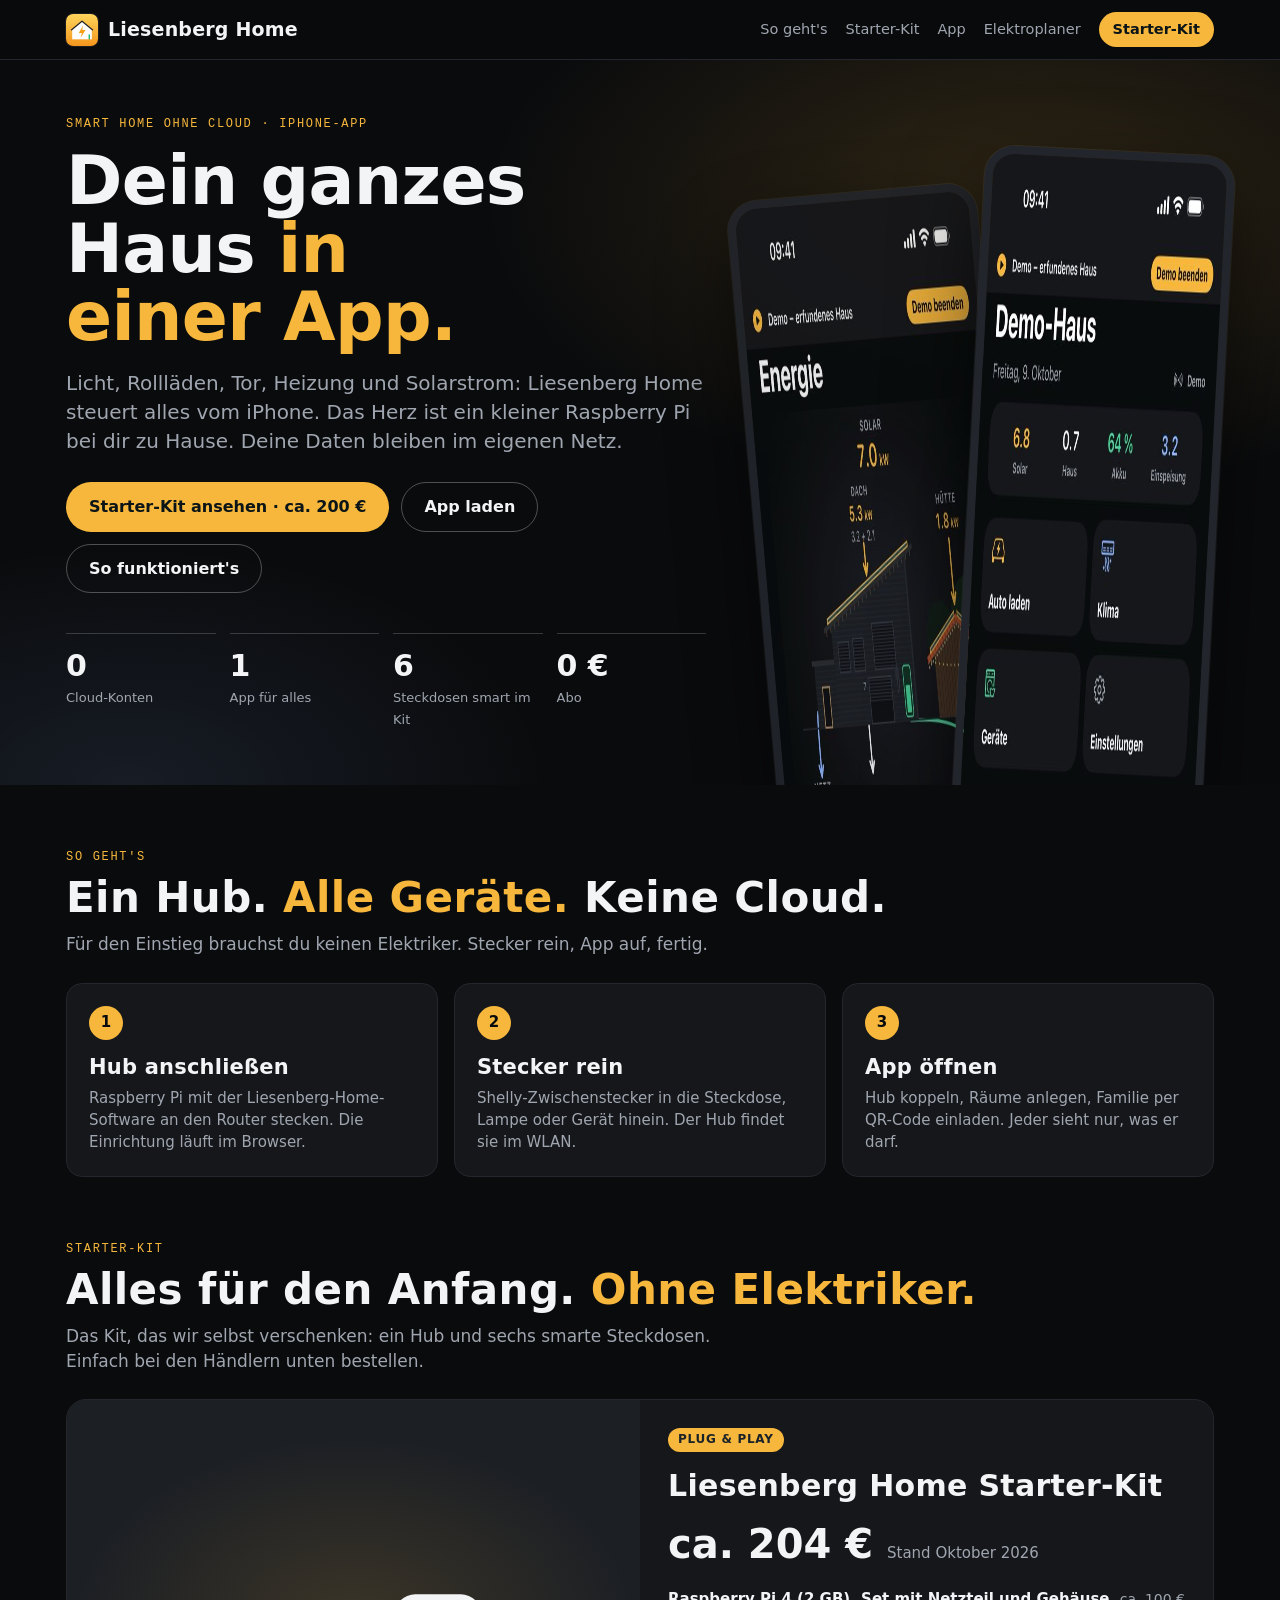
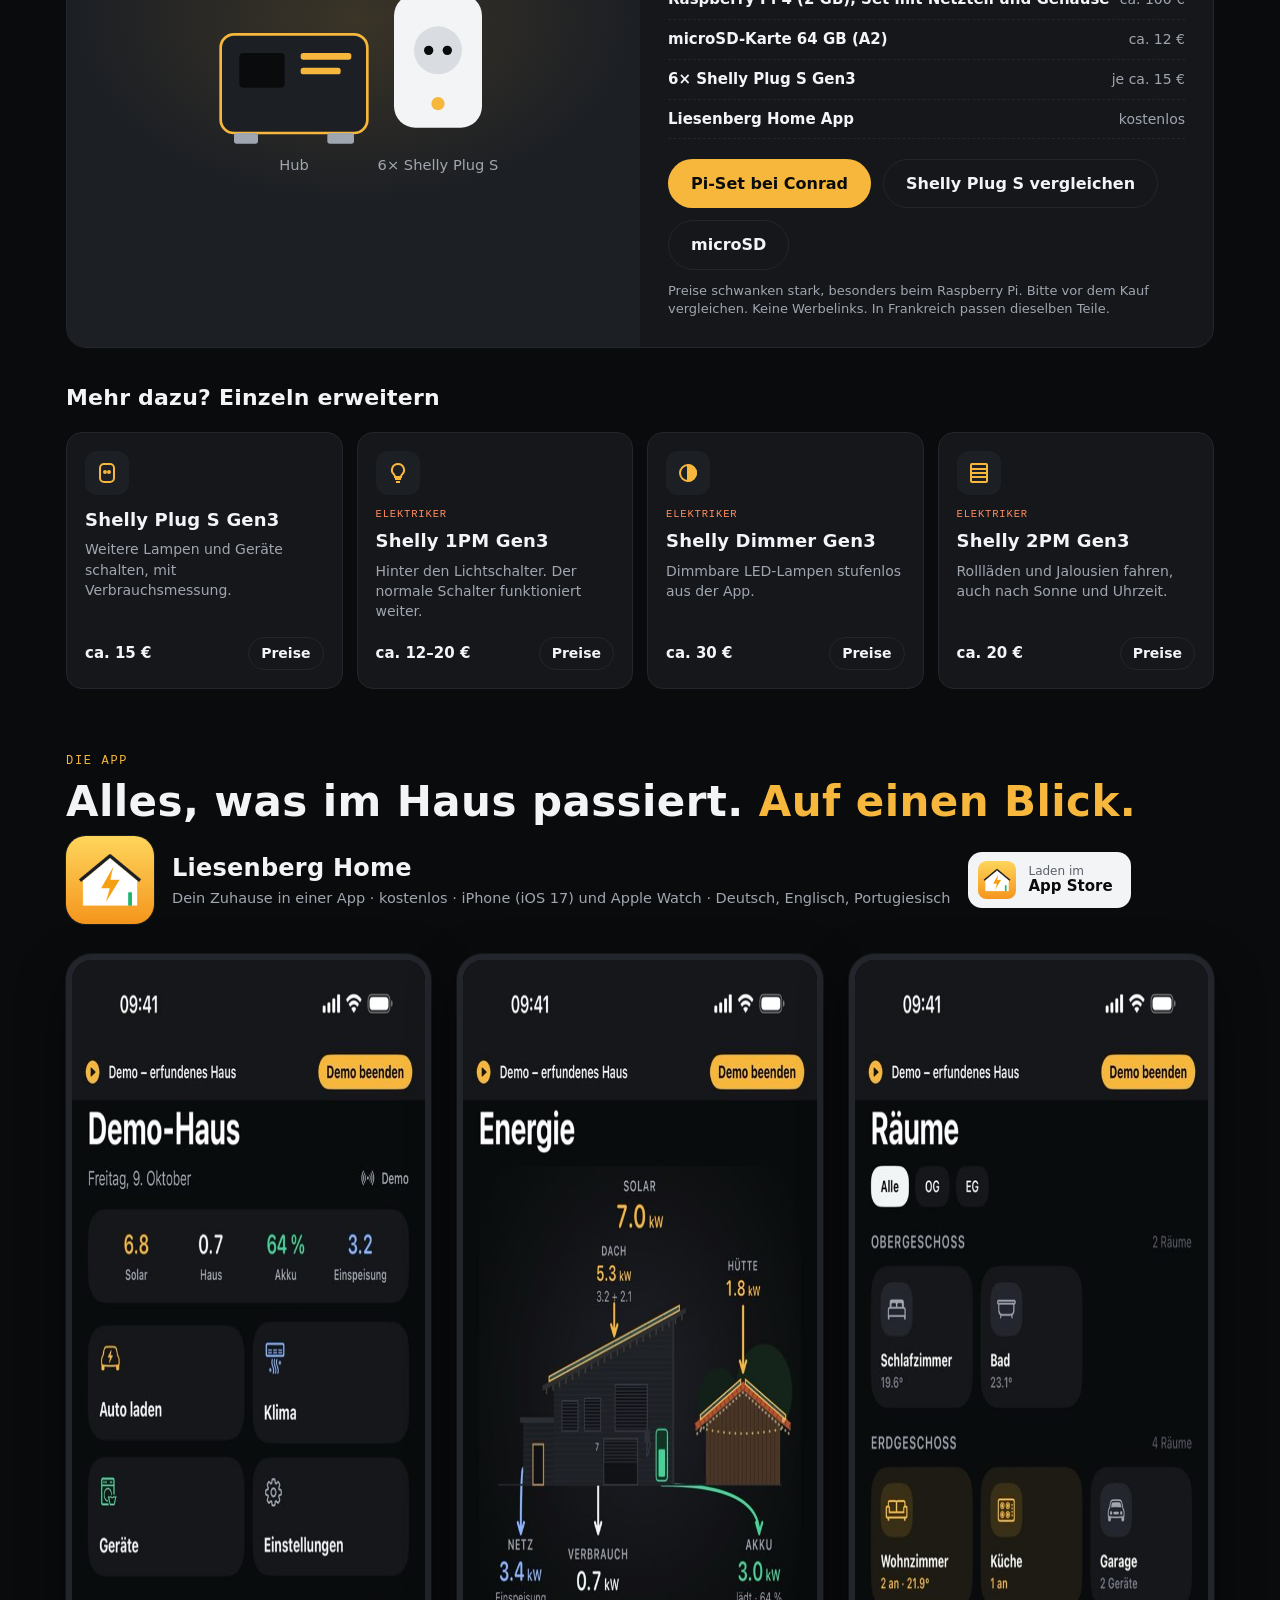
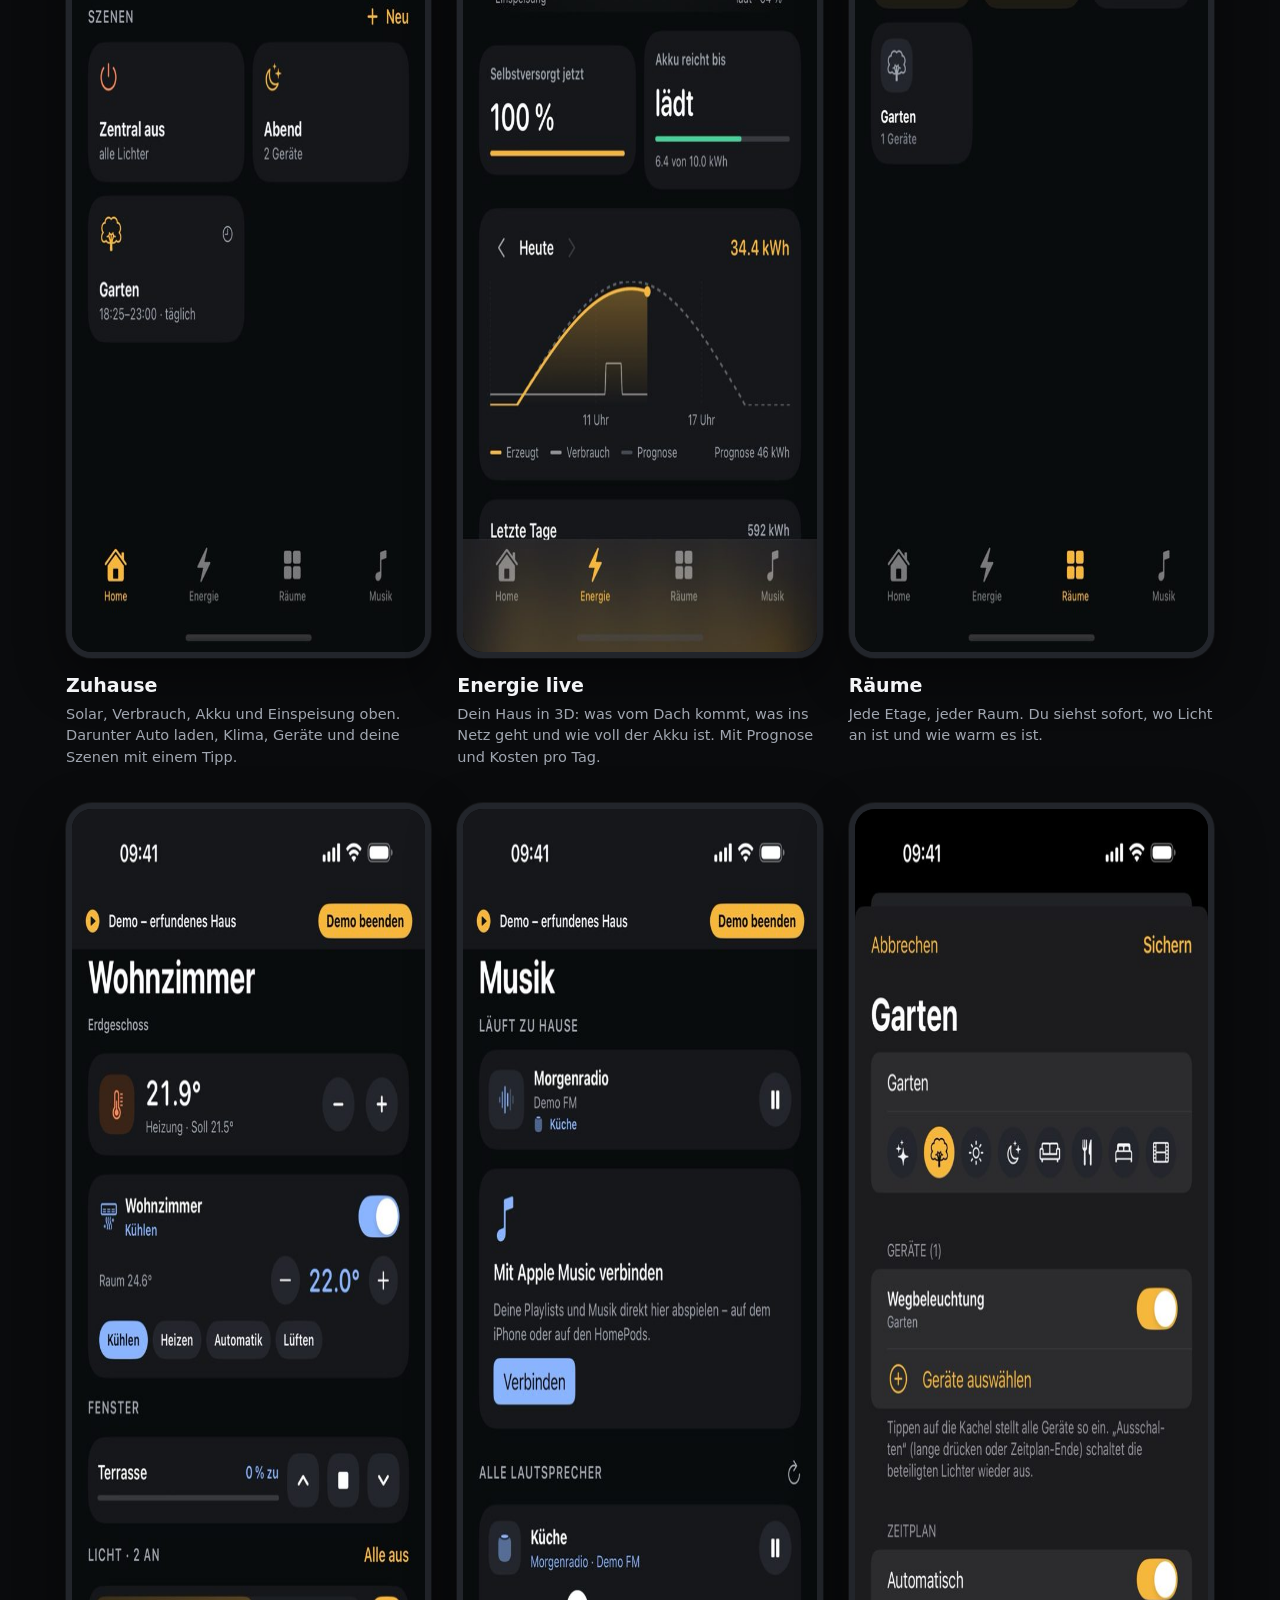
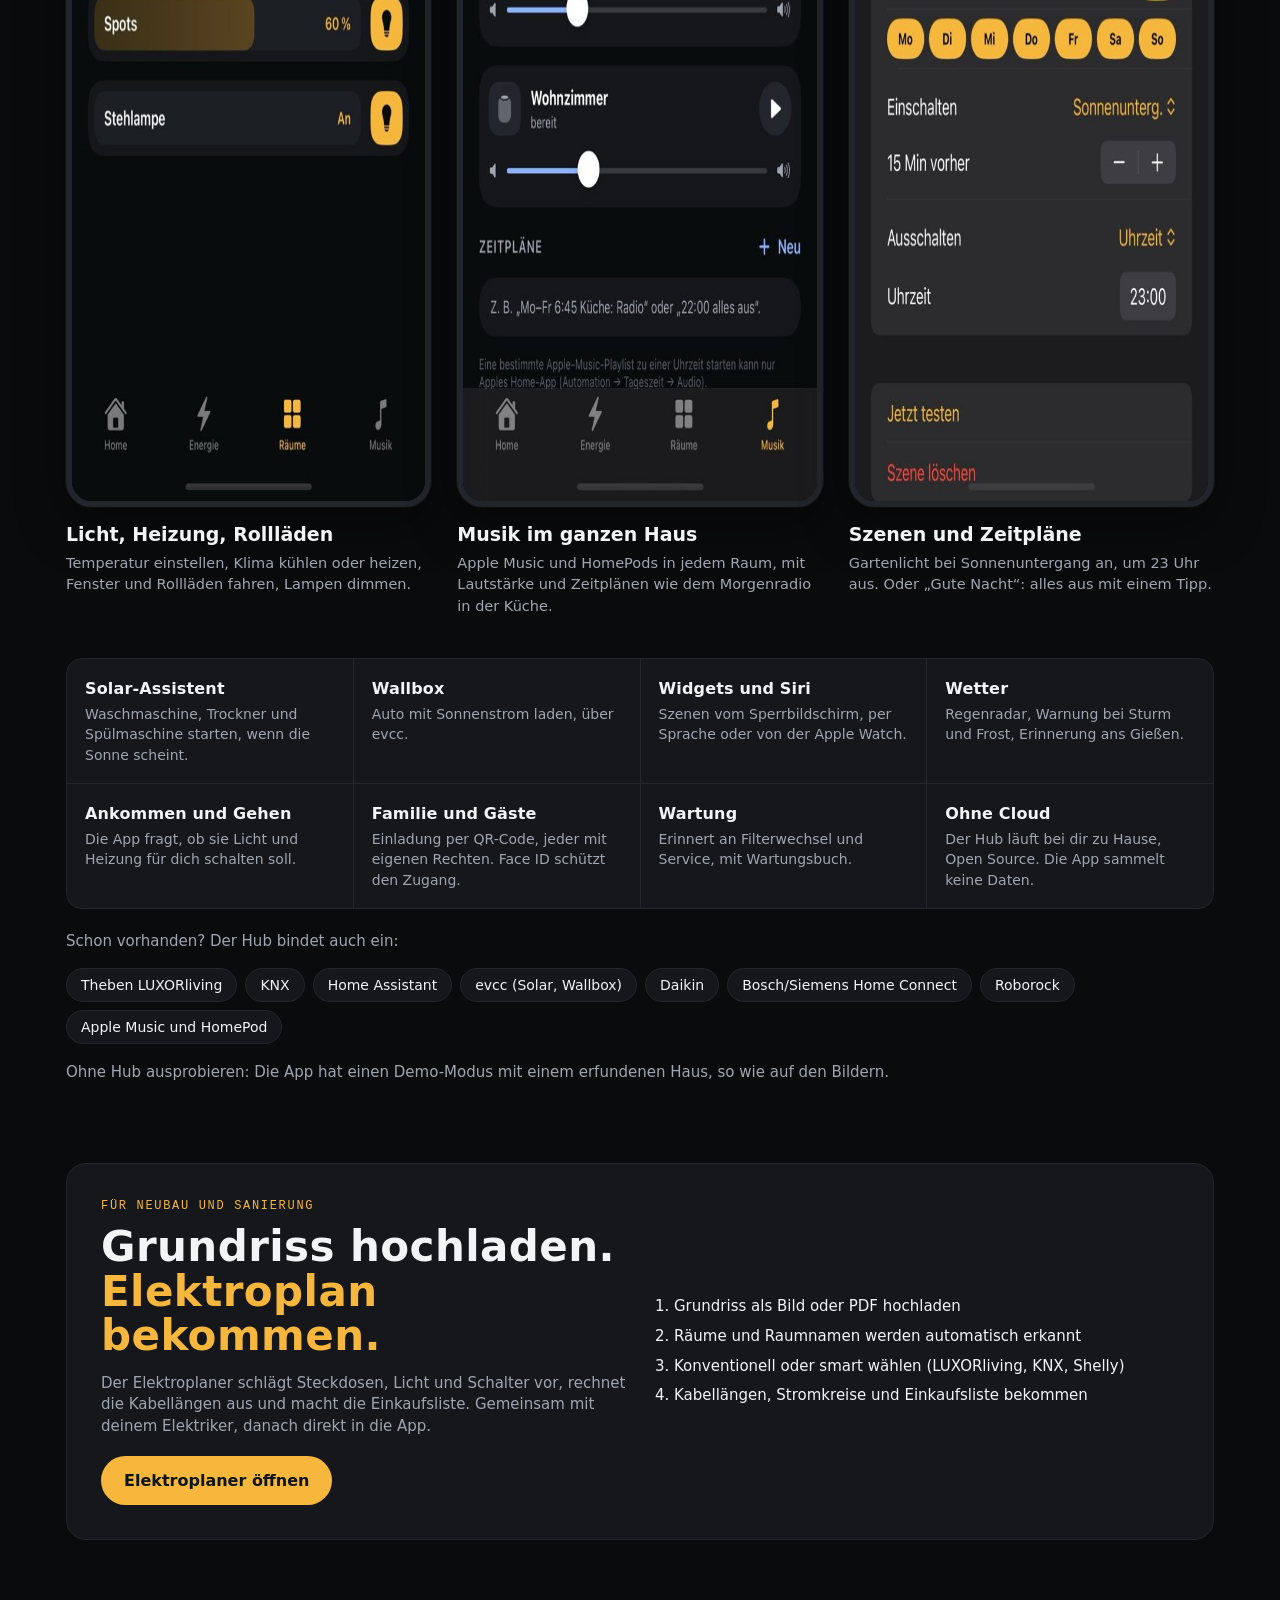
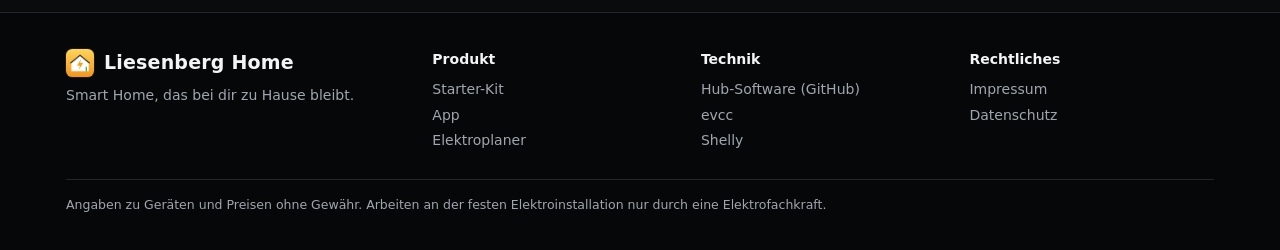
<file: index.html>
<!doctype html>
<html lang="de">
<head>
<meta charset="utf-8">
<meta name="viewport" content="width=device-width,initial-scale=1,viewport-fit=cover">
<title>Liesenberg Home</title>
<meta name="description" content="Liesenberg Home: Licht, Rollladen, Tor, Heizung und Solarstrom in einer iPhone-App. Läuft lokal auf einem Raspberry Pi, ohne Cloud. Starter-Kit ab ca. 200 €.">
<link rel="icon" type="image/png" href="img/favicon.png">
<link rel="apple-touch-icon" href="img/app-icon-256.png">
<link rel="stylesheet" href="styles.css">
<script>
  // Anmelde-Links aus älteren E-Mails zeigen noch auf die Startseite: weiter zum Planer
  if (/access_token=|error_description=/.test(location.hash) || /[?&]code=/.test(location.search)) {
    location.replace("planer.html" + location.search + location.hash);
  }
</script>
<style>
  :root{--hero:#0A0B0D;--hero-ink:#F3F4F6;--hero-muted:#A0A6B0;--glow:#F6B73C;--sun:#F6B73C}
  body{background:var(--bg);margin:0}
  a{color:var(--accent)}
  .nav{position:sticky;top:0;z-index:5;border-bottom:1px solid var(--line);background:color-mix(in srgb,var(--hero) 88%,transparent);backdrop-filter:blur(8px);-webkit-backdrop-filter:blur(8px)}
  .nav .in{max-width:1180px;margin:0 auto;padding:12px max(16px,env(safe-area-inset-left,0px));display:flex;align-items:center;gap:18px}
  .logo{display:flex;align-items:center;gap:10px;color:var(--hero-ink);text-decoration:none;font-family:var(--f-display);font-weight:600;font-size:19px;letter-spacing:.01em}
  .logo svg{flex:none}
  .nav .links{display:flex;gap:18px;margin-left:auto;align-items:center}
  .nav .links a{color:var(--hero-muted);text-decoration:none;font-size:14.5px}
  .nav .links a:hover{color:var(--hero-ink)}
  .nav .links a.cta{color:#0b1417;background:var(--glow);padding:7px 14px;border-radius:999px;font-weight:600}
  @media (max-width:720px){.nav .links a:not(.cta){display:none}}

  .hero{background:radial-gradient(900px 480px at 80% 20%,rgba(246,183,60,.16) 0%,transparent 60%),radial-gradient(700px 400px at 10% 100%,rgba(138,180,255,.10) 0%,transparent 60%),var(--hero);color:var(--hero-ink);overflow:hidden}
  .hero .in{max-width:1180px;margin:0 auto;padding:56px max(16px,env(safe-area-inset-left,0px)) 40px;display:grid;grid-template-columns:minmax(0,1.2fr) minmax(0,.8fr);gap:40px;align-items:center}
  .eyebrow{font-family:var(--f-mono);font-size:12px;letter-spacing:.14em;text-transform:uppercase;color:var(--glow)}
  .hero h1{font-size:clamp(38px,6.4vw,68px);line-height:1;margin:14px 0 18px;letter-spacing:-.01em}
  .hero h1 em{font-style:normal;color:var(--glow)}
  .hero p.lead{font-size:clamp(17px,2vw,20px);color:var(--hero-muted);max-width:32em;margin:0 0 26px}
  .actions{display:flex;flex-wrap:wrap;gap:12px;align-items:center}
  .b{display:inline-flex;align-items:center;gap:8px;border-radius:999px;padding:12px 22px;font-weight:600;font-size:16px;text-decoration:none;border:1px solid transparent}
  .b.pri{background:var(--glow);color:#0b1417}
  .b.pri:hover{filter:brightness(1.08)}
  .b.sec{color:var(--hero-ink);border-color:rgba(255,255,255,.28)}
  .b.sec:hover{border-color:var(--hero-ink)}
  .b.dark{background:var(--accent);color:#0A0B0D}
  .b.line{color:var(--ink);border-color:var(--line);background:var(--panel)}
  .stats{display:grid;grid-template-columns:repeat(4,1fr);gap:14px;margin-top:40px;max-width:640px}
  .stats div{border-top:1px solid rgba(255,255,255,.18);padding-top:10px}
  .stats b{display:block;font-family:var(--f-display);font-size:30px;color:var(--hero-ink)}
  .stats span{font-size:13px;color:var(--hero-muted)}

  .appicon{border-radius:22.5%;display:block;box-shadow:0 0 0 1px rgba(255,255,255,.08)}
  .shot{width:100%;display:block;border-radius:30px;border:8px solid #22252b;background:#0A0B0D;box-shadow:0 30px 80px rgba(0,0,0,.55),0 0 0 1px rgba(255,255,255,.08)}
  .heroshots{position:relative;justify-self:center;width:min(420px,100%);height:560px}
  .heroshots .shot{position:absolute;width:250px}
  .heroshots .s1{left:0;top:40px;transform:rotate(-5deg);opacity:.9}
  .heroshots .s2{right:0;top:0;transform:rotate(3deg)}
  .storebtn{display:inline-flex;align-items:center;gap:12px;background:#F3F4F6;color:#0A0B0D;border-radius:14px;padding:9px 18px 9px 10px;text-decoration:none;font-weight:600;line-height:1.15}
  .storebtn img{width:38px;height:38px;border-radius:22.5%}
  .storebtn small{display:block;font-weight:400;font-size:12px;color:#5A606A}
  .appinfo{display:flex;flex-wrap:wrap;align-items:center;gap:18px;margin:0 0 30px}
  .appinfo .big{width:88px;height:88px}
  .appinfo h3{font-size:24px;margin:0}
  .appinfo p{margin:2px 0 0;color:var(--muted);font-size:14.5px}
  .gallery{display:grid;grid-template-columns:repeat(3,minmax(0,1fr));gap:34px 26px}
  .gallery figure{margin:0}
  .gallery .shot{border-radius:26px;border-width:6px;box-shadow:0 18px 50px rgba(0,0,0,.45),0 0 0 1px rgba(255,255,255,.06)}
  .gallery figcaption{margin-top:14px}
  .gallery figcaption b{display:block;font-family:var(--f-display);font-size:19px;margin-bottom:4px}
  .gallery figcaption span{color:var(--muted);font-size:14.5px}
  .more{display:grid;grid-template-columns:repeat(4,1fr);gap:1px;background:var(--line);border:1px solid var(--line);border-radius:16px;overflow:hidden;margin-top:40px}
  .more div{background:var(--panel);padding:18px}
  .more h3{font-size:16px;margin-bottom:4px}
  .more p{margin:0;color:var(--muted);font-size:14px}

  main section{max-width:1180px;margin:0 auto;padding:64px max(16px,env(safe-area-inset-left,0px)) 0}
  .kicker{font-family:var(--f-mono);font-size:12px;letter-spacing:.14em;text-transform:uppercase;color:var(--accent)}
  main h2{font-size:clamp(28px,4vw,42px);line-height:1.05;margin:10px 0 12px}
  main h2 em{font-style:normal;color:var(--accent)}
  .intro{color:var(--muted);font-size:17px;max-width:40em;margin:0 0 26px}

  .steps3{display:grid;grid-template-columns:repeat(3,1fr);gap:16px;counter-reset:s}
  .step3{background:var(--panel);border:1px solid var(--line);border-radius:16px;padding:22px;counter-increment:s}
  .step3::before{content:counter(s);display:inline-grid;place-items:center;width:34px;height:34px;border-radius:50%;background:var(--accent);color:var(--accent-ink);font-weight:700;margin-bottom:12px}
  .step3 h3{font-size:21px;margin-bottom:6px}
  .step3 p{margin:0;color:var(--muted)}

  .kit{display:grid;grid-template-columns:minmax(0,1fr) minmax(0,1fr);gap:0;background:var(--panel);border:1px solid var(--line);border-radius:20px;overflow:hidden}
  .kit .pic{background:radial-gradient(400px 260px at 50% 40%,rgba(246,183,60,.14),transparent 70%),var(--soft);display:grid;place-items:center;padding:30px;min-height:280px}
  .kit .body{padding:28px}
  .badge{display:inline-block;background:var(--sun);color:#1b2328;font-weight:700;font-size:12px;letter-spacing:.06em;text-transform:uppercase;border-radius:999px;padding:3px 10px}
  .kit h3{font-size:30px;margin:12px 0 4px}
  .price{font-family:var(--f-display);font-size:40px;font-weight:600;margin:8px 0 2px}
  .price small{font-size:15px;color:var(--muted);font-family:var(--f-body);font-weight:400}
  .kit ul{list-style:none;padding:0;margin:16px 0 20px;display:flex;flex-direction:column;gap:9px}
  .kit li{display:flex;gap:10px;align-items:baseline;justify-content:space-between;border-bottom:1px dashed var(--line);padding-bottom:8px}
  .kit li span{color:var(--muted);font-size:14px;white-space:nowrap}
  .kit .fine{font-size:13px;color:var(--muted);margin:12px 0 0}

  .prods{display:grid;grid-template-columns:repeat(auto-fill,minmax(230px,1fr));gap:14px;margin-top:18px}
  .prod{background:var(--panel);border:1px solid var(--line);border-radius:16px;padding:18px;display:flex;flex-direction:column;gap:6px}
  .prod .ic{width:44px;height:44px;border-radius:12px;background:var(--soft);display:grid;place-items:center;margin-bottom:6px;color:var(--accent)}
  .prod h3{font-size:18px}
  .prod p{margin:0;color:var(--muted);font-size:14px;flex:1}
  .prod .row2{display:flex;justify-content:space-between;align-items:center;margin-top:10px;gap:8px}
  .prod .pr{font-weight:600}
  .prod a.buy{font-size:14px;font-weight:600;text-decoration:none;border:1px solid var(--line);border-radius:999px;padding:5px 12px;color:var(--ink)}
  .prod a.buy:hover{border-color:var(--accent)}
  .tag{font-family:var(--f-mono);font-size:10.5px;letter-spacing:.08em;text-transform:uppercase;color:var(--warn)}

  .feat{display:grid;grid-template-columns:repeat(3,1fr);gap:1px;background:var(--line);border:1px solid var(--line);border-radius:16px;overflow:hidden}
  .feat div{background:var(--panel);padding:20px}
  .feat h3{font-size:18px;margin-bottom:6px}
  .feat p{margin:0;color:var(--muted);font-size:14.5px}

  .planner{display:grid;grid-template-columns:minmax(0,1fr) minmax(0,1fr);gap:28px;align-items:center;background:var(--panel);border:1px solid var(--line);color:var(--hero-ink);border-radius:20px;padding:34px}
  .planner h2{color:var(--hero-ink)}
  .planner h2 em{color:var(--glow)}
  .planner p{color:var(--hero-muted)}
  .planner ol{margin:0;padding-left:20px;color:var(--hero-ink);display:flex;flex-direction:column;gap:8px}

  .sys{display:flex;flex-wrap:wrap;gap:8px;margin-top:6px}
  .sys span{border:1px solid var(--line);background:var(--panel);border-radius:999px;padding:6px 14px;font-size:14px}

  footer{margin-top:72px;background:#060708;border-top:1px solid var(--line);color:var(--hero-muted)}
  footer .in{max-width:1180px;margin:0 auto;padding:36px max(16px,env(safe-area-inset-left,0px));display:grid;grid-template-columns:1.4fr 1fr 1fr 1fr;gap:24px;font-size:14px}
  footer h4{color:var(--hero-ink);font-size:14px;margin:0 0 10px;font-family:var(--f-body)}
  footer a{color:var(--hero-muted);text-decoration:none;display:block;margin:5px 0}
  footer a:hover{color:var(--hero-ink)}
  footer .legal{grid-column:1/-1;border-top:1px solid rgba(255,255,255,.12);padding-top:16px;font-size:12.5px}

  @media (max-width:860px){
    .hero .in{grid-template-columns:1fr;padding-top:36px}
    .heroshots{height:440px;width:min(330px,100%)}
    .heroshots .shot{width:190px}
    .gallery{display:flex;overflow-x:auto;scroll-snap-type:x mandatory;gap:16px;padding-bottom:12px;margin:0 -16px;padding-left:16px;padding-right:16px}
    .gallery figure{flex:0 0 68%;scroll-snap-align:center}
    .more{grid-template-columns:1fr 1fr}
    .stats{grid-template-columns:repeat(2,1fr)}
    .steps3,.feat{grid-template-columns:1fr}
    .kit,.planner{grid-template-columns:1fr}
    .kit .pic{min-height:200px}
    footer .in{grid-template-columns:1fr 1fr}
  }
</style>
</head>
<body>
<header class="nav"><div class="in">
  <a class="logo" href="#top"><img class="appicon" src="img/app-icon-256.png" width="32" height="32" alt="">Liesenberg Home</a>
  <nav class="links"><a href="#so-gehts">So geht's</a><a href="#starter-kit">Starter-Kit</a><a href="#app">App</a><a href="#planer">Elektroplaner</a><a class="cta" href="#starter-kit">Starter-Kit</a></nav>
</div></header>

<div class="hero" id="top"><div class="in">
  <div>
    <div class="eyebrow">Smart Home ohne Cloud · iPhone-App</div>
    <h1>Dein ganzes Haus <em>in einer App.</em></h1>
    <p class="lead">Licht, Rollläden, Tor, Heizung und Solarstrom: Liesenberg Home steuert alles vom iPhone. Das Herz ist ein kleiner Raspberry Pi bei dir zu Hause. Deine Daten bleiben im eigenen Netz.</p>
    <div class="actions"><a class="b pri" href="#starter-kit">Starter-Kit ansehen · ca. 200 €</a><a class="b sec js-appstore" href="#app">App laden</a><a class="b sec" href="#so-gehts">So funktioniert's</a></div>
    <div class="stats"><div><b>0</b><span>Cloud-Konten</span></div><div><b>1</b><span>App für alles</span></div><div><b>6</b><span>Steckdosen smart im Kit</span></div><div><b>0 €</b><span>Abo</span></div></div>
  </div>
  <div class="heroshots">
    <img class="shot s1" src="img/shots/2-energie.jpg" width="600" height="1304" alt="Energie-Ansicht der App mit Solar, Akku und Netz">
    <img class="shot s2" src="img/shots/1-home.jpg" width="600" height="1304" alt="Startseite der App mit Solar, Verbrauch, Akku und Szenen">
  </div>
</div></div>

<main>
  <section id="so-gehts">
    <div class="kicker">So geht's</div>
    <h2>Ein Hub. <em>Alle Geräte.</em> Keine Cloud.</h2>
    <p class="intro">Für den Einstieg brauchst du keinen Elektriker. Stecker rein, App auf, fertig.</p>
    <div class="steps3">
      <div class="step3"><h3>Hub anschließen</h3><p>Raspberry Pi mit der Liesenberg-Home-Software an den Router stecken. Die Einrichtung läuft im Browser.</p></div>
      <div class="step3"><h3>Stecker rein</h3><p>Shelly-Zwischenstecker in die Steckdose, Lampe oder Gerät hinein. Der Hub findet sie im WLAN.</p></div>
      <div class="step3"><h3>App öffnen</h3><p>Hub koppeln, Räume anlegen, Familie per QR-Code einladen. Jeder sieht nur, was er darf.</p></div>
    </div>
  </section>

  <section id="starter-kit">
    <div class="kicker">Starter-Kit</div>
    <h2>Alles für den Anfang. <em>Ohne Elektriker.</em></h2>
    <p class="intro">Das Kit, das wir selbst verschenken: ein Hub und sechs smarte Steckdosen. Einfach bei den Händlern unten bestellen.</p>
    <div class="kit">
      <div class="pic"><svg viewBox="0 0 240 200" width="100%" style="max-width:320px" aria-hidden="true">
        <rect x="20" y="70" width="110" height="74" rx="10" fill="#1C1F24" stroke="#F6B73C" stroke-width="2"/><rect x="34" y="84" width="34" height="26" rx="3" fill="#0A0B0D"/><g fill="#F6B73C"><rect x="80" y="84" width="38" height="5" rx="2"/><rect x="80" y="95" width="30" height="5" rx="2"/></g><rect x="30" y="144" width="18" height="8" rx="2" fill="#A0A6B0"/><rect x="100" y="144" width="20" height="8" rx="2" fill="#A0A6B0"/>
        <text x="75" y="172" text-anchor="middle" fill="#A0A6B0" font-size="11" font-family="system-ui">Hub</text>
        <g transform="translate(150 40)"><rect width="66" height="100" rx="16" fill="#F3F4F6"/><circle cx="33" cy="42" r="18" fill="#d9dce1"/><circle cx="26" cy="42" r="3.5" fill="#0A0B0D"/><circle cx="40" cy="42" r="3.5" fill="#0A0B0D"/><circle cx="33" cy="82" r="5" fill="#F6B73C"/></g>
        <text x="183" y="172" text-anchor="middle" fill="#A0A6B0" font-size="11" font-family="system-ui">6× Shelly Plug S</text>
      </svg></div>
      <div class="body">
        <span class="badge">Plug &amp; Play</span>
        <h3>Liesenberg Home Starter-Kit</h3>
        <div class="price">ca. 204 € <small>Stand Oktober 2026</small></div>
        <ul>
          <li><b>Raspberry Pi 4 (2 GB), Set mit Netzteil und Gehäuse</b><span>ca. 100 €</span></li>
          <li><b>microSD-Karte 64 GB (A2)</b><span>ca. 12 €</span></li>
          <li><b>6× Shelly Plug S Gen3</b><span>je ca. 15 €</span></li>
          <li><b>Liesenberg Home App</b><span>kostenlos</span></li>
        </ul>
        <div class="actions">
          <a class="b dark" href="https://www.conrad.de/de/search.html?search=Raspberry%20Pi%204%202GB%20Essentials%20Kit" target="_blank" rel="noopener">Pi-Set bei Conrad</a>
          <a class="b line" href="https://geizhals.de/a3310522.html" target="_blank" rel="noopener">Shelly Plug S vergleichen</a>
          <a class="b line" href="https://geizhals.de/?fs=microSDXC+64GB+A2" target="_blank" rel="noopener">microSD</a>
        </div>
        <p class="fine">Preise schwanken stark, besonders beim Raspberry Pi. Bitte vor dem Kauf vergleichen. Keine Werbelinks. In Frankreich passen dieselben Teile.</p>
      </div>
    </div>

    <h3 style="margin:34px 0 0;font-size:22px">Mehr dazu? Einzeln erweitern</h3>
    <div class="prods">
      <div class="prod"><div class="ic"><svg width="24" height="24" viewBox="0 0 24 24" fill="none" stroke="currentColor" stroke-width="2"><rect x="5" y="3" width="14" height="18" rx="4"/><circle cx="10" cy="11" r="1"/><circle cx="14" cy="11" r="1"/></svg></div><h3>Shelly Plug S Gen3</h3><p>Weitere Lampen und Geräte schalten, mit Verbrauchsmessung.</p><div class="row2"><span class="pr">ca. 15 €</span><a class="buy" href="https://geizhals.de/a3310522.html" target="_blank" rel="noopener">Preise</a></div></div>
      <div class="prod"><div class="ic"><svg width="24" height="24" viewBox="0 0 24 24" fill="none" stroke="currentColor" stroke-width="2"><path d="M9 18h6M10 21h4M12 3a6 6 0 0 0-4 10.5c.7.7 1 1.5 1 2.5h6c0-1 .3-1.8 1-2.5A6 6 0 0 0 12 3z"/></svg></div><span class="tag">Elektriker</span><h3>Shelly 1PM Gen3</h3><p>Hinter den Lichtschalter. Der normale Schalter funktioniert weiter.</p><div class="row2"><span class="pr">ca. 12–20 €</span><a class="buy" href="https://geizhals.de/a3201809.html" target="_blank" rel="noopener">Preise</a></div></div>
      <div class="prod"><div class="ic"><svg width="24" height="24" viewBox="0 0 24 24" fill="none" stroke="currentColor" stroke-width="2"><circle cx="12" cy="12" r="8"/><path d="M12 4v16" /><path d="M12 4a8 8 0 0 1 0 16z" fill="currentColor"/></svg></div><span class="tag">Elektriker</span><h3>Shelly Dimmer Gen3</h3><p>Dimmbare LED-Lampen stufenlos aus der App.</p><div class="row2"><span class="pr">ca. 30 €</span><a class="buy" href="https://geizhals.de/a3396832.html" target="_blank" rel="noopener">Preise</a></div></div>
      <div class="prod"><div class="ic"><svg width="24" height="24" viewBox="0 0 24 24" fill="none" stroke="currentColor" stroke-width="2"><rect x="4" y="3" width="16" height="18" rx="1"/><path d="M4 8h16M4 12h16M4 16h16"/></svg></div><span class="tag">Elektriker</span><h3>Shelly 2PM Gen3</h3><p>Rollläden und Jalousien fahren, auch nach Sonne und Uhrzeit.</p><div class="row2"><span class="pr">ca. 20 €</span><a class="buy" href="https://geizhals.de/a3360078.html" target="_blank" rel="noopener">Preise</a></div></div>
    </div>
  </section>

  <section id="app">
    <div class="kicker">Die App</div>
    <h2>Alles, was im Haus passiert. <em>Auf einen Blick.</em></h2>
    <div class="appinfo">
      <img class="appicon big" src="img/app-icon-256.png" width="88" height="88" alt="App-Icon Liesenberg Home">
      <div><h3>Liesenberg Home</h3><p>Dein Zuhause in einer App · kostenlos · iPhone (iOS 17) und Apple Watch · Deutsch, Englisch, Portugiesisch</p></div>
      <a class="storebtn js-appstore" href="#app"><img src="img/app-icon-256.png" alt=""><span><small>Laden im</small>App Store</span></a>
    </div>
    <div class="gallery">
      <figure><img class="shot" loading="lazy" src="img/shots/1-home.jpg" width="600" height="1304" alt="Startseite"><figcaption><b>Zuhause</b><span>Solar, Verbrauch, Akku und Einspeisung oben. Darunter Auto laden, Klima, Geräte und deine Szenen mit einem Tipp.</span></figcaption></figure>
      <figure><img class="shot" loading="lazy" src="img/shots/2-energie.jpg" width="600" height="1304" alt="Energie"><figcaption><b>Energie live</b><span>Dein Haus in 3D: was vom Dach kommt, was ins Netz geht und wie voll der Akku ist. Mit Prognose und Kosten pro Tag.</span></figcaption></figure>
      <figure><img class="shot" loading="lazy" src="img/shots/3-raeume.jpg" width="600" height="1304" alt="Räume"><figcaption><b>Räume</b><span>Jede Etage, jeder Raum. Du siehst sofort, wo Licht an ist und wie warm es ist.</span></figcaption></figure>
      <figure><img class="shot" loading="lazy" src="img/shots/4-wohnzimmer.jpg" width="600" height="1304" alt="Wohnzimmer"><figcaption><b>Licht, Heizung, Rollläden</b><span>Temperatur einstellen, Klima kühlen oder heizen, Fenster und Rollläden fahren, Lampen dimmen.</span></figcaption></figure>
      <figure><img class="shot" loading="lazy" src="img/shots/5-musik.jpg" width="600" height="1304" alt="Musik"><figcaption><b>Musik im ganzen Haus</b><span>Apple Music und HomePods in jedem Raum, mit Lautstärke und Zeitplänen wie dem Morgenradio in der Küche.</span></figcaption></figure>
      <figure><img class="shot" loading="lazy" src="img/shots/6-szene.jpg" width="600" height="1304" alt="Szene"><figcaption><b>Szenen und Zeitpläne</b><span>Gartenlicht bei Sonnenuntergang an, um 23 Uhr aus. Oder „Gute Nacht“: alles aus mit einem Tipp.</span></figcaption></figure>
    </div>
    <div class="more">
      <div><h3>Solar-Assistent</h3><p>Waschmaschine, Trockner und Spülmaschine starten, wenn die Sonne scheint.</p></div>
      <div><h3>Wallbox</h3><p>Auto mit Sonnenstrom laden, über evcc.</p></div>
      <div><h3>Widgets und Siri</h3><p>Szenen vom Sperrbildschirm, per Sprache oder von der Apple Watch.</p></div>
      <div><h3>Wetter</h3><p>Regenradar, Warnung bei Sturm und Frost, Erinnerung ans Gießen.</p></div>
      <div><h3>Ankommen und Gehen</h3><p>Die App fragt, ob sie Licht und Heizung für dich schalten soll.</p></div>
      <div><h3>Familie und Gäste</h3><p>Einladung per QR-Code, jeder mit eigenen Rechten. Face ID schützt den Zugang.</p></div>
      <div><h3>Wartung</h3><p>Erinnert an Filterwechsel und Service, mit Wartungsbuch.</p></div>
      <div><h3>Ohne Cloud</h3><p>Der Hub läuft bei dir zu Hause, Open Source. Die App sammelt keine Daten.</p></div>
    </div>
    <p style="margin-top:22px;color:var(--muted)">Schon vorhanden? Der Hub bindet auch ein:</p>
    <div class="sys"><span>Theben LUXORliving</span><span>KNX</span><span>Home Assistant</span><span>evcc (Solar, Wallbox)</span><span>Daikin</span><span>Bosch/Siemens Home Connect</span><span>Roborock</span><span>Apple Music und HomePod</span></div>
    <p style="margin-top:18px;color:var(--muted)">Ohne Hub ausprobieren: Die App hat einen Demo-Modus mit einem erfundenen Haus, so wie auf den Bildern.</p>
  </section>

  <section id="planer">
    <div class="planner">
      <div>
        <div class="kicker" style="color:var(--glow)">Für Neubau und Sanierung</div>
        <h2>Grundriss hochladen. <em>Elektroplan bekommen.</em></h2>
        <p>Der Elektroplaner schlägt Steckdosen, Licht und Schalter vor, rechnet die Kabellängen aus und macht die Einkaufsliste. Gemeinsam mit deinem Elektriker, danach direkt in die App.</p>
        <div class="actions" style="margin-top:18px"><a class="b pri" href="planer.html">Elektroplaner öffnen</a></div>
      </div>
      <ol>
        <li>Grundriss als Bild oder PDF hochladen</li>
        <li>Räume und Raumnamen werden automatisch erkannt</li>
        <li>Konventionell oder smart wählen (LUXORliving, KNX, Shelly)</li>
        <li>Kabellängen, Stromkreise und Einkaufsliste bekommen</li>
      </ol>
    </div>
  </section>
</main>

<footer><div class="in">
  <div><a class="logo" href="#top" style="margin:0 0 8px"><img class="appicon" src="img/app-icon-256.png" width="28" height="28" alt="">Liesenberg Home</a>Smart Home, das bei dir zu Hause bleibt.</div>
  <div><h4>Produkt</h4><a href="#starter-kit">Starter-Kit</a><a href="#app">App</a><a href="planer.html">Elektroplaner</a></div>
  <div><h4>Technik</h4><a href="https://github.com/michaelliesenberg/LiesenbergHome" target="_blank" rel="noopener">Hub-Software (GitHub)</a><a href="https://evcc.io" target="_blank" rel="noopener">evcc</a><a href="https://www.shelly.com/de" target="_blank" rel="noopener">Shelly</a></div>
  <div><h4>Rechtliches</h4><a href="impressum.html">Impressum</a><a href="datenschutz.html">Datenschutz</a></div>
  <div class="legal">Angaben zu Geräten und Preisen ohne Gewähr. Arbeiten an der festen Elektroinstallation nur durch eine Elektrofachkraft.</div>
</div></footer>
<script>
  // Link zur App im App Store hier eintragen, sobald die App freigegeben ist
  var APP_STORE_URL = "https://apps.apple.com/de/app/liesenberg-home/id6820622767";
  if (APP_STORE_URL) {
    document.querySelectorAll(".js-appstore").forEach(function (a) { a.href = APP_STORE_URL; a.target = "_blank"; a.rel = "noopener"; });
  }
</script>
</body>
</html>
</file>
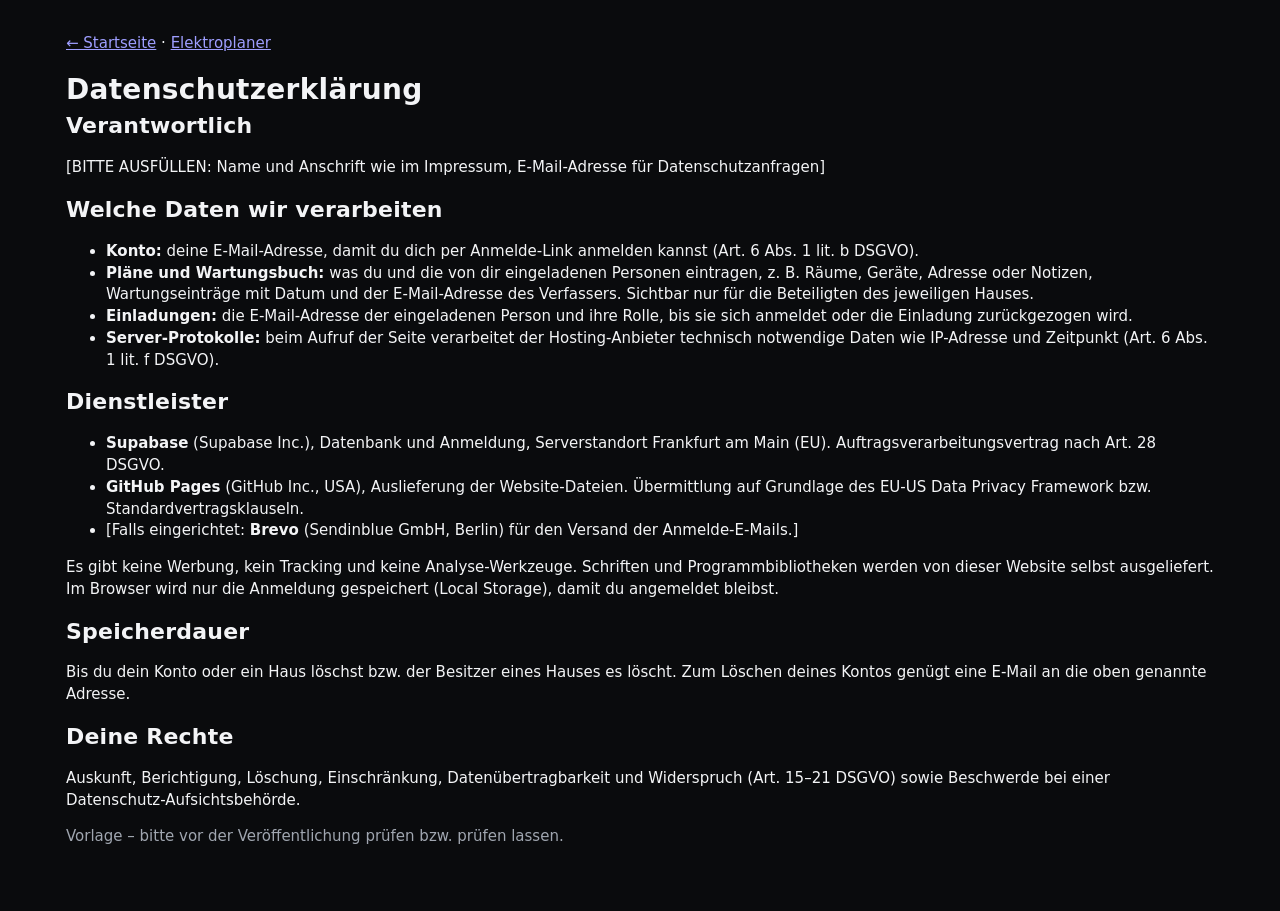
<file: datenschutz.html>
<!doctype html><html lang="de"><meta charset="utf-8"><meta name="viewport" content="width=device-width,initial-scale=1">
<title>Datenschutz · Liesenberg Elektroplaner</title><link rel="stylesheet" href="styles.css">
<div class="wrap"><p><a href="index.html">← Startseite</a> · <a href="planer.html">Elektroplaner</a></p><h1>Datenschutzerklärung</h1>
<h2>Verantwortlich</h2><p>[BITTE AUSFÜLLEN: Name und Anschrift wie im Impressum, E-Mail-Adresse für Datenschutzanfragen]</p>
<h2>Welche Daten wir verarbeiten</h2>
<ul>
<li><b>Konto:</b> deine E-Mail-Adresse, damit du dich per Anmelde-Link anmelden kannst (Art. 6 Abs. 1 lit. b DSGVO).</li>
<li><b>Pläne und Wartungsbuch:</b> was du und die von dir eingeladenen Personen eintragen, z. B. Räume, Geräte, Adresse oder Notizen, Wartungseinträge mit Datum und der E-Mail-Adresse des Verfassers. Sichtbar nur für die Beteiligten des jeweiligen Hauses.</li>
<li><b>Einladungen:</b> die E-Mail-Adresse der eingeladenen Person und ihre Rolle, bis sie sich anmeldet oder die Einladung zurückgezogen wird.</li>
<li><b>Server-Protokolle:</b> beim Aufruf der Seite verarbeitet der Hosting-Anbieter technisch notwendige Daten wie IP-Adresse und Zeitpunkt (Art. 6 Abs. 1 lit. f DSGVO).</li>
</ul>
<h2>Dienstleister</h2>
<ul>
<li><b>Supabase</b> (Supabase Inc.), Datenbank und Anmeldung, Serverstandort Frankfurt am Main (EU). Auftragsverarbeitungsvertrag nach Art. 28 DSGVO.</li>
<li><b>GitHub Pages</b> (GitHub Inc., USA), Auslieferung der Website-Dateien. Übermittlung auf Grundlage des EU-US Data Privacy Framework bzw. Standardvertragsklauseln.</li>
<li>[Falls eingerichtet: <b>Brevo</b> (Sendinblue GmbH, Berlin) für den Versand der Anmelde-E-Mails.]</li>
</ul>
<p>Es gibt keine Werbung, kein Tracking und keine Analyse-Werkzeuge. Schriften und Programmbibliotheken werden von dieser Website selbst ausgeliefert. Im Browser wird nur die Anmeldung gespeichert (Local Storage), damit du angemeldet bleibst.</p>
<h2>Speicherdauer</h2><p>Bis du dein Konto oder ein Haus löschst bzw. der Besitzer eines Hauses es löscht. Zum Löschen deines Kontos genügt eine E-Mail an die oben genannte Adresse.</p>
<h2>Deine Rechte</h2><p>Auskunft, Berichtigung, Löschung, Einschränkung, Datenübertragbarkeit und Widerspruch (Art. 15–21 DSGVO) sowie Beschwerde bei einer Datenschutz-Aufsichtsbehörde.</p>
<p class="muted">Vorlage – bitte vor der Veröffentlichung prüfen bzw. prüfen lassen.</p>
</div></html>
</file>
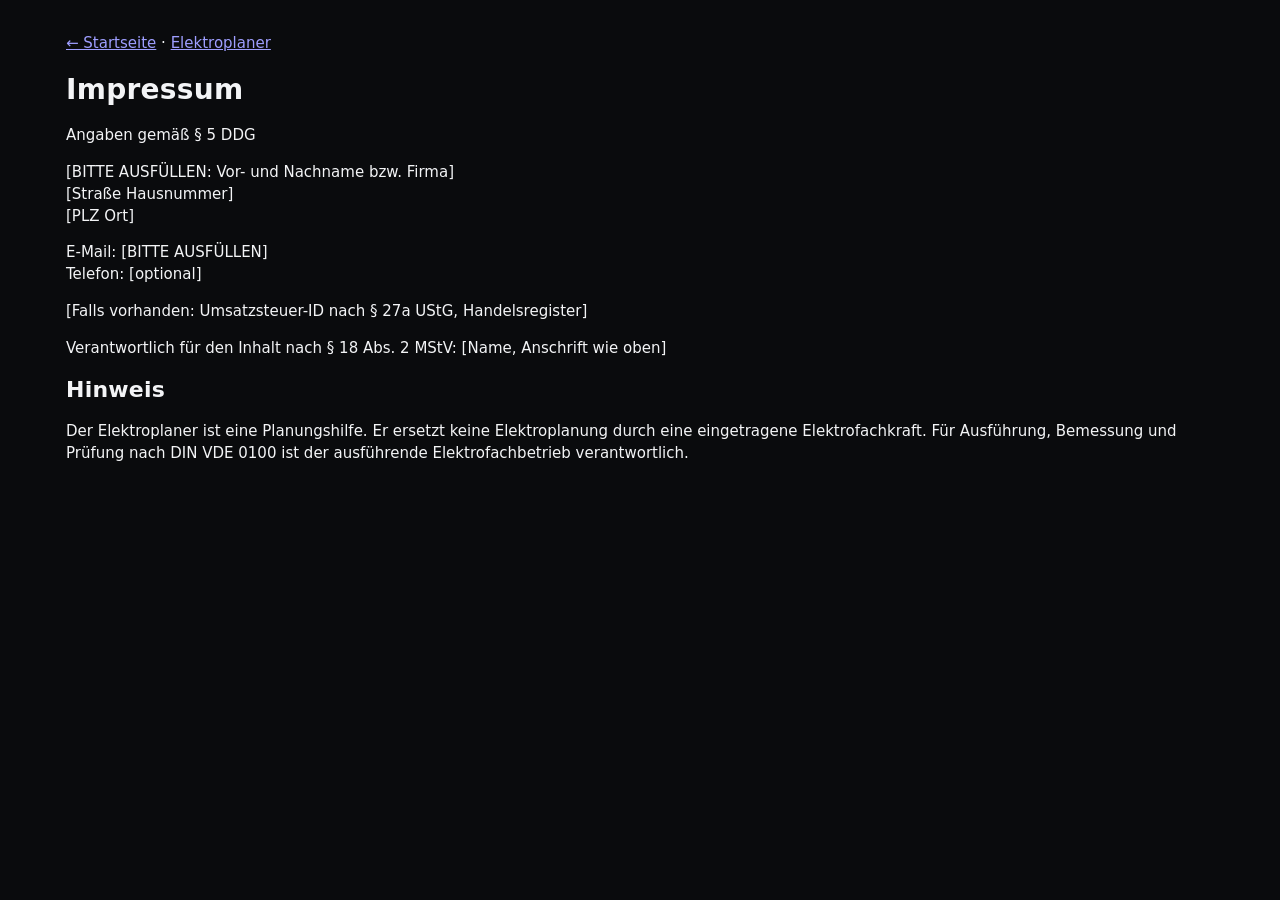
<file: impressum.html>
<!doctype html><html lang="de"><meta charset="utf-8"><meta name="viewport" content="width=device-width,initial-scale=1">
<title>Impressum · Liesenberg Elektroplaner</title><link rel="stylesheet" href="styles.css">
<div class="wrap"><p><a href="index.html">← Startseite</a> · <a href="planer.html">Elektroplaner</a></p><h1>Impressum</h1>
<p>Angaben gemäß § 5 DDG</p>
<p>[BITTE AUSFÜLLEN: Vor- und Nachname bzw. Firma]<br>[Straße Hausnummer]<br>[PLZ Ort]</p>
<p>E-Mail: [BITTE AUSFÜLLEN]<br>Telefon: [optional]</p>
<p>[Falls vorhanden: Umsatzsteuer-ID nach § 27a UStG, Handelsregister]</p>
<p>Verantwortlich für den Inhalt nach § 18 Abs. 2 MStV: [Name, Anschrift wie oben]</p>
<h2>Hinweis</h2><p>Der Elektroplaner ist eine Planungshilfe. Er ersetzt keine Elektroplanung durch eine eingetragene Elektrofachkraft. Für Ausführung, Bemessung und Prüfung nach DIN VDE 0100 ist der ausführende Elektrofachbetrieb verantwortlich.</p>
</div></html>
</file>
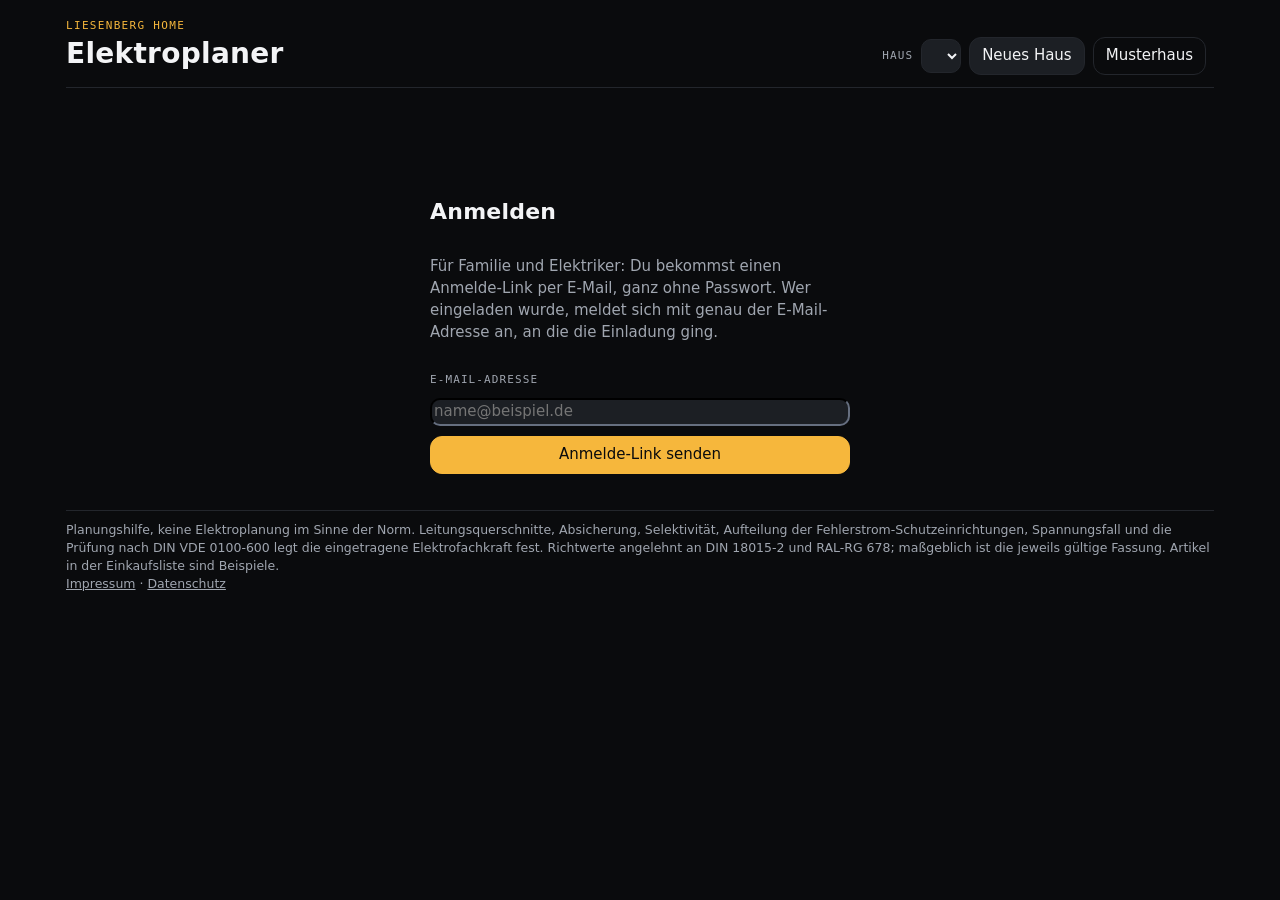
<file: planer.html>
<!doctype html>
<html lang="de">
<head>
<meta charset="utf-8">
<meta name="viewport" content="width=device-width,initial-scale=1,viewport-fit=cover">
<title>Liesenberg Elektroplaner</title>
<meta name="description" content="Elektroplanung für Liesenberg Home: Räume, Stromkreise, Einkaufsliste, Export in die App und Wartungsbuch für Elektriker und Familie.">
<link rel="stylesheet" href="styles.css">
</head>
<body>
<div class="wrap">
  <header class="top">
    <div class="brand"><small><a href="index.html" style="color:inherit;text-decoration:none">Liesenberg Home</a></small><h1>Elektroplaner</h1></div>
    <div class="planbar" id="planbar" hidden>
      <label class="lbl" for="planSel">Haus</label>
      <select id="planSel"></select>
      <button class="btn" id="newPlan">Neues Haus</button>
      <button class="btn ghost" id="examplePlan">Musterhaus</button>
      <span class="sync" id="sync"></span>
    </div>
  </header>
  <div class="who" id="who" hidden></div>
  <main id="main"><p class="muted" style="margin-top:24px">Lädt …</p></main>
  <p class="foot">Planungshilfe, keine Elektroplanung im Sinne der Norm. Leitungsquerschnitte, Absicherung, Selektivität, Aufteilung der Fehlerstrom-Schutzeinrichtungen, Spannungsfall und die Prüfung nach DIN VDE 0100-600 legt die eingetragene Elektrofachkraft fest. Richtwerte angelehnt an DIN 18015-2 und RAL-RG 678; maßgeblich ist die jeweils gültige Fassung. Artikel in der Einkaufsliste sind Beispiele.
  <br><a href="impressum.html">Impressum</a> · <a href="datenschutz.html">Datenschutz</a></p>
</div>
<div class="toast" id="toast" hidden></div>
<script src="vendor/supabase.js"></script>
<script src="config.js"></script>
<script src="planner.js"></script>
<script src="editor.js"></script>
<script src="app.js"></script>
</body>
</html>
</file>
<file: styles.css>
/* Layout: Werkzeug-Oberfläche wie ein Installationsplan – Kopfzeile mit Plan, Reiter, Raumkarten im Raster; Kürzel wie in der Plan-Legende */
/* Farben aus der Liesenberg-Home-App (Theme.swift): dunkel und minimal, Akzent Solar-Gelb */
:root{
  --bg:#0A0B0D; --panel:#15171B; --ink:#F3F4F6; --muted:#A0A6B0; --line:#23262C; --soft:#1C1F24;
  --accent:#F6B73C; --accent-ink:#0A0B0D; --warn:#FF8A5B; --ok:#46D39A; --bad:#ff6b6b; --grid:#8AB4FF; --faint:#5A606A;
  --l1:#c08457; --l2:#d0d0d0; --l3:#9aa3a8; --n:#8AB4FF; --pe:#46D39A;
  --f-display:-apple-system,BlinkMacSystemFont,"SF Pro Display","Segoe UI",Roboto,system-ui,sans-serif;
  --f-body:-apple-system,BlinkMacSystemFont,"SF Pro Text","Segoe UI",Roboto,system-ui,sans-serif;
  --f-mono:ui-monospace,"SF Mono",Menlo,Consolas,monospace;
  --radius:20px; color-scheme:dark;
}
*{box-sizing:border-box}
body{margin:0;background:var(--bg);color:var(--ink);font-family:var(--f-body);font-size:15px;line-height:1.45}
.wrap{max-width:1180px;margin:0 auto;padding-left:max(16px,env(safe-area-inset-left,0px));padding-right:max(16px,env(safe-area-inset-right,0px));padding-block:18px 48px}
h1,h2,h3{font-family:var(--f-display);font-weight:600;letter-spacing:.01em;text-wrap:balance;margin:0}
h1{font-size:28px} h2{font-size:22px} h3{font-size:18px}
.mono{font-family:var(--f-mono);font-variant-numeric:tabular-nums}
.muted{color:var(--muted)}
button,select,input,textarea{font:inherit;color:inherit}
button{cursor:pointer}
:focus-visible{outline:2px solid var(--accent);outline-offset:2px}
.top{display:flex;flex-wrap:wrap;align-items:flex-end;gap:12px 20px;justify-content:space-between;border-bottom:2px solid var(--ink);padding-bottom:12px}
.brand small{display:block;font-family:var(--f-mono);font-size:11px;letter-spacing:.12em;text-transform:uppercase;color:var(--muted)}
.planbar{display:flex;flex-wrap:wrap;gap:8px;align-items:center}
.btn{border:1px solid var(--line);background:var(--panel);border-radius:6px;padding:7px 12px;font-weight:500}
.btn:hover{border-color:var(--accent)}
.btn.primary{background:var(--accent);color:var(--accent-ink);border-color:var(--accent)}
.btn.small{padding:4px 9px;font-size:13px}
.btn.ghost{background:transparent}
select,input[type=text],input[type=number],input[type=date],textarea{background:var(--panel);border:1px solid var(--line);border-radius:6px;padding:6px 9px;min-width:0}
input[type=number]{width:5.2em}
.settings{display:grid;grid-template-columns:repeat(auto-fit,minmax(210px,1fr));gap:12px;margin:16px 0}
.field{display:flex;flex-direction:column;gap:4px;min-width:0}
.field label,.lbl{font-size:11px;letter-spacing:.1em;text-transform:uppercase;color:var(--muted);font-family:var(--f-mono)}
.seg{display:flex;border:1px solid var(--line);border-radius:6px;overflow:hidden;background:var(--panel)}
.seg button{flex:1;border:0;background:transparent;padding:6px 8px;font-size:14px;border-right:1px solid var(--line)}
.seg button:last-child{border-right:0}
.seg button[aria-pressed=true]{background:var(--accent);color:var(--accent-ink)}
.note{border-left:3px solid var(--warn);background:var(--soft);padding:9px 12px;font-size:13.5px;color:var(--ink);border-radius:0 6px 6px 0}
.tabs{display:flex;gap:2px;border-bottom:1px solid var(--line);margin:18px 0 16px;overflow-x:auto}
.tabs button{border:0;background:transparent;padding:9px 14px;font-family:var(--f-display);font-size:17px;font-weight:600;color:var(--muted);border-bottom:3px solid transparent;white-space:nowrap}
.tabs button[aria-selected=true]{color:var(--ink);border-bottom-color:var(--accent)}
.floor{margin-bottom:26px}
.floorhead{display:flex;flex-wrap:wrap;gap:10px;align-items:center;margin-bottom:10px}
.floorhead input{font-family:var(--f-display);font-size:20px;font-weight:600;width:14em;max-width:100%}
.rooms{display:grid;grid-template-columns:repeat(auto-fill,minmax(330px,1fr));gap:12px}
@media (max-width:420px){.rooms{grid-template-columns:1fr}}
.room{background:var(--panel);border:1px solid var(--line);border-radius:8px;padding:12px;display:flex;flex-direction:column;gap:10px;min-width:0}
.roomhead{display:grid;grid-template-columns:1fr auto;gap:8px}
.roomhead .name{font-weight:600;font-size:16px}
.roommeta{display:flex;flex-wrap:wrap;gap:8px;align-items:center;font-size:13px}
.roommeta input[type=number]{width:4.4em}
.devs{display:flex;flex-direction:column;gap:2px}
.dev{display:grid;grid-template-columns:3.2em 1fr auto auto;align-items:center;gap:8px;padding:3px 0;border-bottom:1px dashed var(--soft)}
.code{font-family:var(--f-mono);font-size:11.5px;font-weight:600;border:1px solid var(--ink);border-radius:3px;text-align:center;padding:1px 2px}
.step{display:flex;align-items:center;border:1px solid var(--line);border-radius:5px}
.step button{border:0;background:transparent;width:26px;height:26px;font-size:16px;line-height:1}
.step span{min-width:1.8em;text-align:center;font-family:var(--f-mono);font-variant-numeric:tabular-nums}
.rec{font-size:12px;font-family:var(--f-mono);color:var(--muted);min-width:4.2em;text-align:right}
.rec.low{color:var(--warn);font-weight:600}
.roomfoot{display:flex;flex-wrap:wrap;gap:6px;justify-content:space-between;align-items:center}
.grid2{display:grid;grid-template-columns:repeat(auto-fit,minmax(300px,1fr));gap:16px}
.card{background:var(--panel);border:1px solid var(--line);border-radius:8px;padding:14px;min-width:0}
.stats{display:flex;flex-wrap:wrap;gap:22px;margin-bottom:14px}
.stat b{display:block;font-family:var(--f-display);font-size:30px;line-height:1}
.stat span{font-size:12px;color:var(--muted)}
.tablewrap{overflow-x:auto}
table{border-collapse:collapse;width:100%;font-size:14px}
th{text-align:left;font-family:var(--f-mono);font-size:11px;letter-spacing:.08em;text-transform:uppercase;color:var(--muted);font-weight:600;border-bottom:1px solid var(--line);padding:6px 8px}
td{border-bottom:1px solid var(--soft);padding:6px 8px;vertical-align:top}
td.num{text-align:right;font-family:var(--f-mono);font-variant-numeric:tabular-nums}
.ph{display:inline-block;font-family:var(--f-mono);font-size:11px;font-weight:600;padding:1px 6px;border-radius:3px;color:#fff}
.ph.L1{background:var(--l1)} .ph.L2{background:var(--l2);color:var(--bg)} .ph.L3{background:var(--l3);color:#111} .ph.L123{background:linear-gradient(90deg,var(--l1) 0 33%,var(--l2) 33% 66%,var(--l3) 66%)}
.bar{height:10px;border-radius:5px;background:var(--soft);overflow:hidden}
.bar i{display:block;height:100%}
.group h3{margin:18px 0 6px}
pre{background:var(--soft);border-radius:6px;padding:12px;overflow:auto;max-height:420px;font-family:var(--f-mono);font-size:12.5px}
.row{display:flex;flex-wrap:wrap;gap:8px;align-items:center}
.toast{position:fixed;left:50%;transform:translateX(-50%);bottom:calc(18px + env(safe-area-inset-bottom,0px));background:var(--ink);color:var(--bg);padding:8px 14px;border-radius:6px;font-size:14px;z-index:20}
.empty{border:1px dashed var(--line);border-radius:8px;padding:28px;text-align:center;color:var(--muted)}
.log{display:flex;flex-direction:column;gap:8px}
.logitem{display:grid;grid-template-columns:7.5em 1fr;gap:10px;border-bottom:1px solid var(--soft);padding-bottom:8px}
.pill{display:inline-block;font-size:11.5px;font-family:var(--f-mono);border:1px solid var(--line);border-radius:999px;padding:0 8px;margin-right:6px}
.pill.due{border-color:var(--warn);color:var(--warn)}
.pill.over{border-color:var(--bad);color:var(--bad)}
.plan-img{max-width:100%;border:1px solid var(--line);border-radius:6px;background:#fff}
.sync{font-size:12px;font-family:var(--f-mono);color:var(--muted)}
.foot{margin-top:36px;font-size:12.5px;color:var(--muted);border-top:1px solid var(--line);padding-top:10px}
@media (prefers-reduced-motion:reduce){*{transition:none!important}}
/* ---- Website: Anmeldung, Kopf, Beteiligte */
.login{max-width:420px;margin:12vh auto 0;display:flex;flex-direction:column;gap:14px}
.login form{display:flex;flex-direction:column;gap:10px}
.who{font-size:13px;color:var(--muted);display:flex;gap:10px;align-items:center;flex-wrap:wrap}
.role{display:inline-block;font-size:11.5px;font-family:var(--f-mono);border:1px solid var(--accent);color:var(--accent);border-radius:999px;padding:0 8px}
.members li{display:flex;flex-wrap:wrap;gap:8px;align-items:center;padding:6px 0;border-bottom:1px solid var(--soft)}
.members{list-style:none;margin:0;padding:0}
.danger{color:var(--bad)}
.foot a{color:var(--muted)}

/* ---------- Ablauf in Schritten */
.housebar{display:flex;flex-wrap:wrap;gap:10px 16px;align-items:center;justify-content:space-between;margin:16px 0 4px}
.housebar input{font-family:var(--f-display);font-size:22px;font-weight:600;border-color:transparent;background:transparent;padding:4px 6px;margin-left:-6px;max-width:100%}
.housebar input:hover,.housebar input:focus{border-color:var(--line);background:var(--panel)}
.steps{display:flex;flex-wrap:wrap;gap:6px;margin:12px 0 18px;align-items:center;border-bottom:1px solid var(--line);padding-bottom:10px}
.steps button{border:1px solid var(--line);background:var(--panel);border-radius:999px;padding:7px 14px 7px 8px;font-weight:600;color:var(--muted);display:flex;align-items:center;gap:8px}
.steps button .nr{display:inline-grid;place-items:center;width:24px;height:24px;border-radius:50%;background:var(--soft);color:var(--ink);font-size:13px}
.steps button[aria-selected=true]{border-color:var(--accent);color:var(--ink)}
.steps button[aria-selected=true] .nr{background:var(--accent);color:var(--accent-ink)}
.steps .more{margin-left:auto;display:flex;gap:6px}
.steps .more button{padding:6px 12px;font-weight:500;font-size:14px}
.nextbar{display:flex;justify-content:flex-end;margin:22px 0 4px}
.btn.big{padding:11px 18px;font-size:16px}
.floorbar{display:flex;flex-wrap:wrap;gap:8px;align-items:center}
.floorbar .seg button{padding:6px 14px}
.drop{display:flex;flex-direction:column;align-items:center;gap:10px;text-align:center;border:2px dashed var(--line);border-radius:12px;padding:36px 18px;background:var(--panel);cursor:pointer;margin-top:8px}
.drop:hover{border-color:var(--accent)}
.drop b{font-family:var(--f-display);font-size:22px}
.drop span:not(.btn){color:var(--muted);max-width:34em}
.planlayout{display:grid;grid-template-columns:minmax(0,1fr) 340px;gap:16px;align-items:start}
@media (max-width:900px){.planlayout{grid-template-columns:1fr}}
.side{display:flex;flex-direction:column;gap:10px;min-width:0}
.sidehead{font-size:16px;margin-top:4px}
.roomlist{display:flex;flex-direction:column;gap:10px}
.room.sel{border-color:var(--accent)}
.room.pend{border:2px solid var(--accent)}
.chips{display:flex;flex-wrap:wrap;gap:4px}
.chip{font-size:12px;background:var(--soft);border-radius:4px;padding:1px 6px;font-family:var(--f-mono)}
.room details summary{cursor:pointer;font-size:13.5px;color:var(--accent)}
.ed{display:flex;flex-direction:column;gap:8px}
.ed-hint{background:var(--soft);border-left:3px solid var(--accent);padding:9px 12px;border-radius:0 6px 6px 0;font-size:14px}
.ed-tools{display:flex;flex-wrap:wrap;gap:8px;align-items:center}
.ed-zoom{margin-left:auto;display:flex;gap:4px}
.ed-wrap{overflow:auto;border:1px solid var(--line);border-radius:8px;background:#fff;max-height:78vh}
.ed-svg{display:block;touch-action:pan-x pan-y;user-select:none;-webkit-user-select:none}
.ed-svg.tool-room,.ed-svg.tool-move,.ed-svg.tool-scale{touch-action:none}
.ed-svg.tool-scale,.ed-svg.tool-board,.ed-svg.tool-room,.ed-svg.tool-add{cursor:crosshair}
.ed-room rect{fill:rgba(246,183,60,.12);stroke:#d9951a;stroke-width:2;vector-effect:non-scaling-stroke}
.ed-room.sel rect{fill:rgba(246,183,60,.26)}
.ed-rname{fill:#9a6400;font-weight:600;font-family:var(--f-body);paint-order:stroke;stroke:#fff;stroke-width:3px}
.ed-it circle{fill:#fff;stroke:#1b2328;stroke-width:1.5;vector-effect:non-scaling-stroke}
.ed-it text,.ed-board text{text-anchor:middle;font-family:var(--f-mono);font-weight:700;fill:#1b2328;pointer-events:none}
.ed-it.k-licht circle,.ed-it.k-dimm circle{fill:#fff4c2}
.ed-it.k-steckdose circle,.ed-it.k-steckdose_schalt circle{fill:#e3f1f7}
.ed-it.k-taster circle,.ed-it.k-praesenz circle{fill:#eee}
.ed-it.k-rollladen circle,.ed-it.k-heizung circle{fill:#f3e6dc}
.tool-move .ed-it{cursor:grab}.tool-erase .ed-it{cursor:not-allowed}
.ed-board rect{fill:#b35c00;stroke:#fff;stroke-width:2;vector-effect:non-scaling-stroke}
.ed-board text{fill:#fff}
.ed-sl{stroke:#F6B73C;stroke-width:3;stroke-dasharray:8 6;vector-effect:non-scaling-stroke}
.ed-pin{cursor:grab;touch-action:none}.ed-pin .hit{fill:transparent}.ed-pin .ring{fill:rgba(246,183,60,.25);stroke:#F6B73C;stroke-width:3;vector-effect:non-scaling-stroke}.ed-pin .cross{stroke:#b3261e;stroke-width:2;vector-effect:non-scaling-stroke}.ed-pin text{fill:#b3261e;font-weight:700;text-anchor:middle;paint-order:stroke;stroke:#fff;stroke-width:3px}
.ed-pend{fill:rgba(179,92,0,.12);stroke:#b35c00;stroke-width:2;stroke-dasharray:6 4;vector-effect:non-scaling-stroke}
.ed-foot{gap:6px}
.choice{display:grid;grid-template-columns:repeat(auto-fit,minmax(240px,1fr));gap:12px}
.opt{display:flex;flex-direction:column;gap:6px;text-align:left;border:2px solid var(--line);background:var(--panel);border-radius:12px;padding:16px}
.opt b{font-family:var(--f-display);font-size:20px}
.opt span{color:var(--muted);font-size:14px}
.opt:hover{border-color:var(--accent)}
.opt.on{border-color:var(--accent);box-shadow:inset 0 0 0 1px var(--accent)}
.opt.on b::after{content:" ✓";color:var(--accent)}
h3.sub{margin:22px 0 10px}
section.res{margin-top:26px}
section.res h2{margin-bottom:8px}
body.busy,body.busy *{cursor:progress!important}
td .step{display:inline-flex}
/* App-Look: runde Karten, Pillen-Knöpfe */
.btn{border-radius:12px;background:var(--soft);border-color:var(--line)}
.btn.primary{color:var(--accent-ink)}
.room,.card,.stat,.opt,.drop{border-radius:var(--radius)}
.top{border-bottom:1px solid var(--line)}
.brand small a{color:var(--accent)!important}
select,input[type=text],input[type=number],input[type=date],input[type=email],textarea{background:var(--soft);border-color:var(--line);border-radius:10px}
.ed-hint{border-left-color:var(--accent)}
.ed-hintrow{display:flex;flex-wrap:wrap;gap:10px;align-items:center;justify-content:space-between}
.ed-hintbtns{display:flex;gap:8px;align-items:center}
.ed-hint{font-size:15px;padding:12px 14px}
.ed-more{gap:6px}
.ed-svg.tool-view{cursor:default}
.roomlist .room{padding:10px 12px;gap:6px}
</file>
